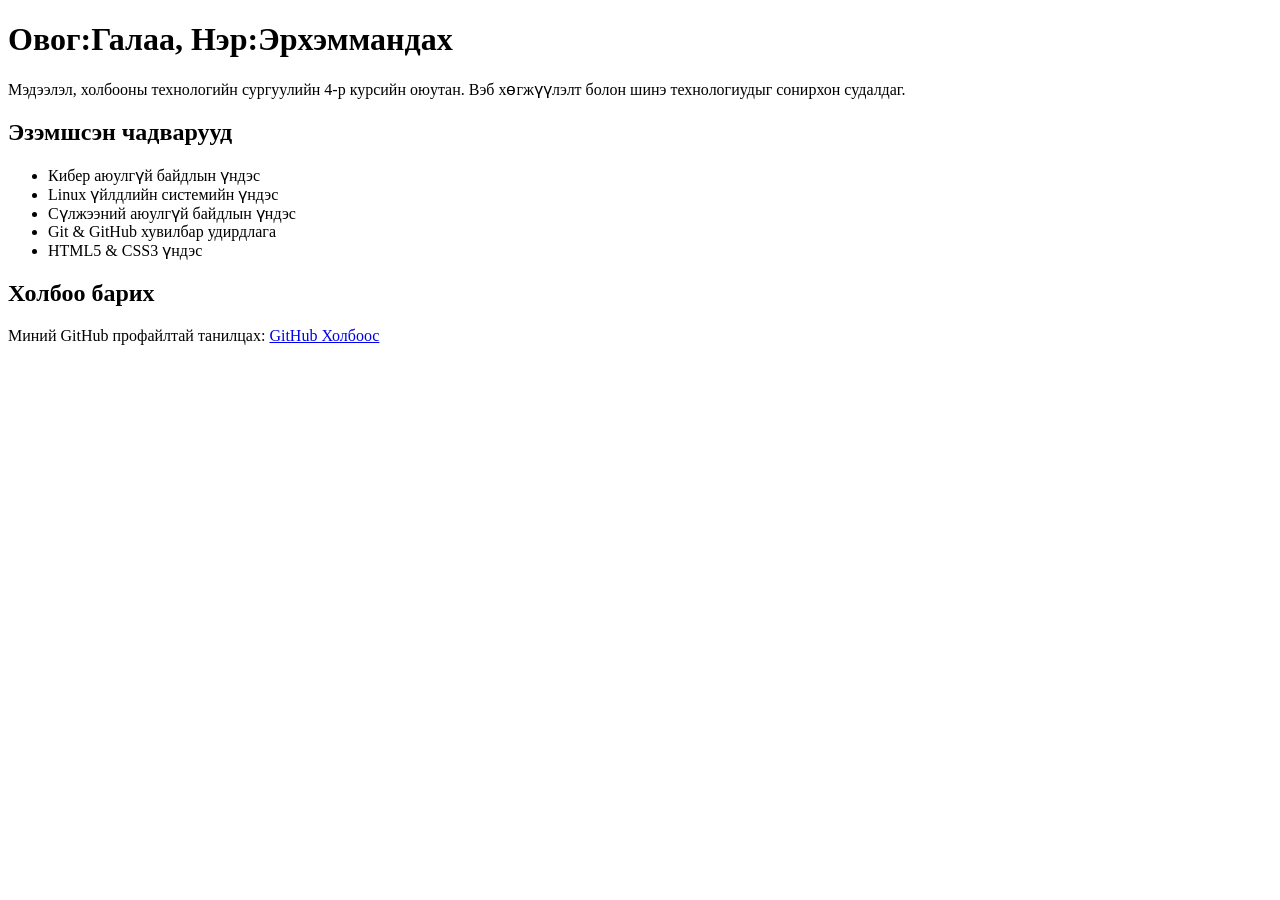
<file: index.html>
<!DOCTYPE html> 
<html lang="mn"> 
<head> 
    <meta charset="UTF-8"> 
    <meta name="viewport" content="width=device-width, initial-scale=1.0"> 
    <title>Миний Товч CV</title> 
</head> 
<body> 
    <!-- Үндсэн гарчиг --> 
    <h1>Овог:Галаа, Нэр:Эрхэммандах</h1> 
 
    <!-- Товч танилцуулга --> 
    <p>Мэдээлэл, холбооны технологийн сургуулийн 4-р курсийн оюутан. Вэб хөгжүүлэлт болон шинэ технологиудыг сонирхон судалдаг.</p> 
 
    <h2>Эзэмшсэн чадварууд</h2> 
    <!-- Жагсаалт -->
<ul>
    <li>Кибер аюулгүй байдлын үндэс</li>
    <li>Linux үйлдлийн системийн үндэс</li>
    <li>Сүлжээний аюулгүй байдлын үндэс</li>
    <li>Git & GitHub хувилбар удирдлага</li>
    <li>HTML5 & CSS3 үндэс</li>
</ul>
 
    <h2>Холбоо барих</h2> 
    <!-- Холбоос --> 
    <p>Миний GitHub профайлтай танилцах:  
        <a href="https://github.com/Erkhemmandakh/web-development-lab" target="_blank">GitHub Холбоос</a> 
    </p> 
</body> 
</html>
</file>
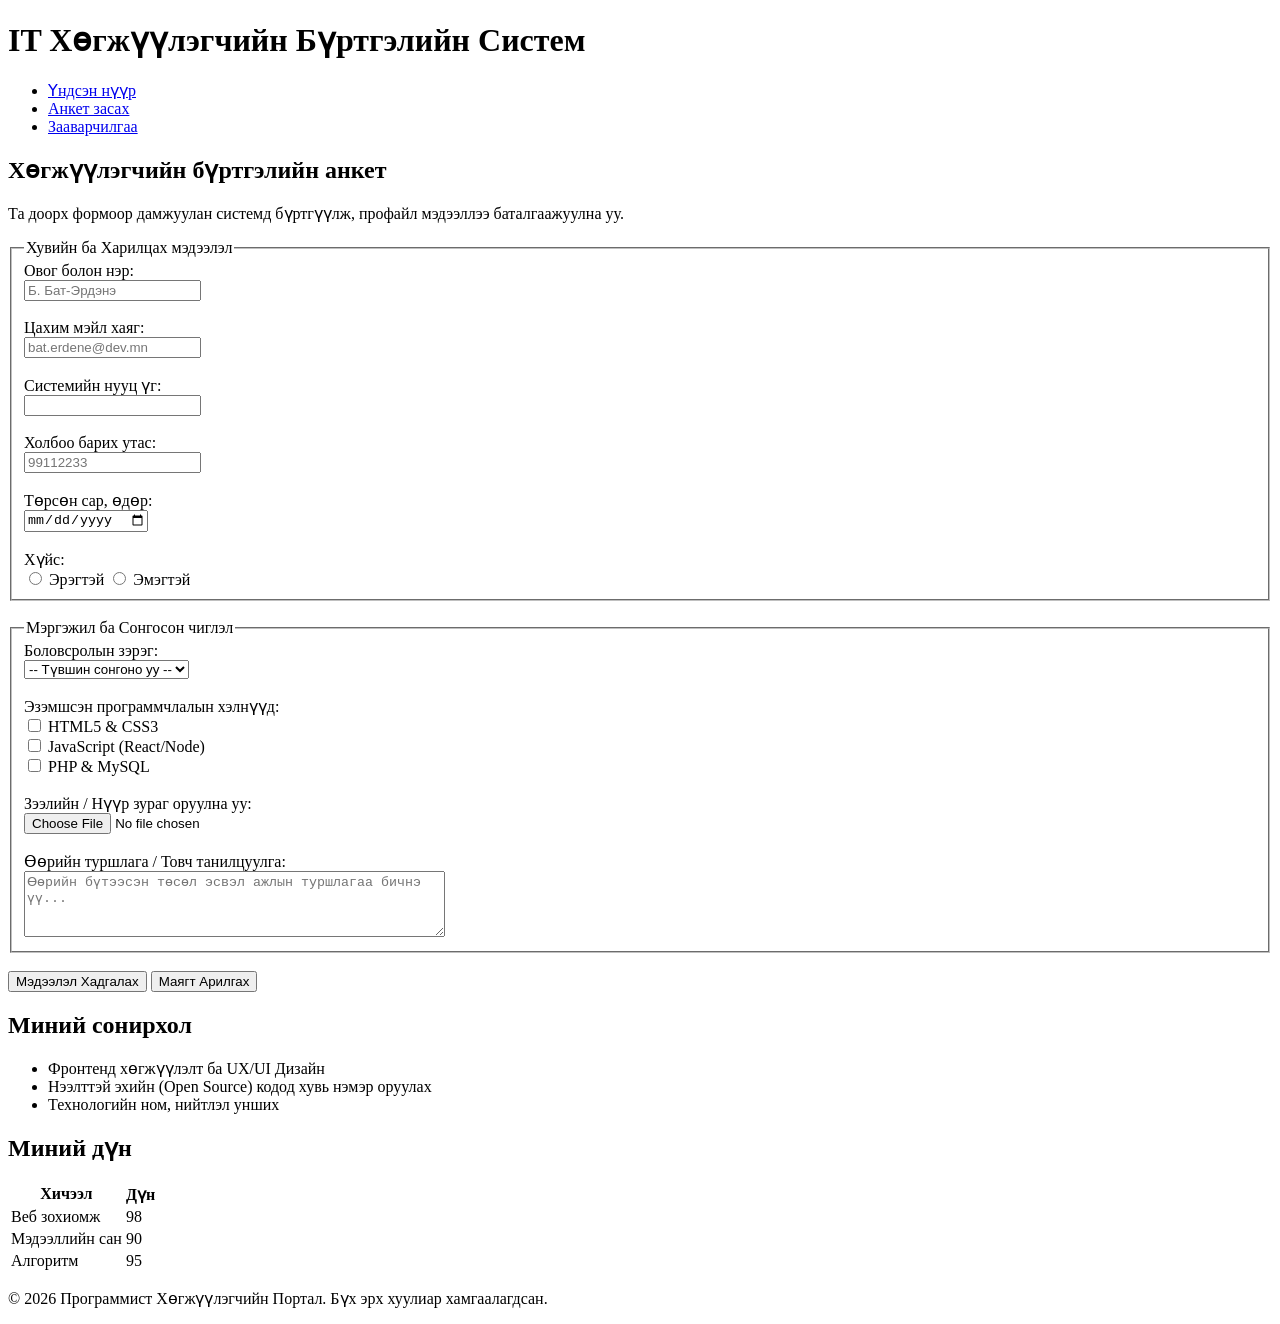
<file: lab02/lab02.html>
<!DOCTYPE html>
<html lang="mn">
<head>
    <meta charset="UTF-8">
    <meta name="viewport" content="width=device-width, initial-scale=1.0">
    <title>Лаборатори 02: Программистын Анкет</title>
</head>
<body>
    <!-- Вэбийн толгой хэсэг -->
    <header>
        <h1>IT Хөгжүүлэгчийн Бүртгэлийн Систем</h1>
        <!-- Навигацийн цэс -->
        <nav>
            <ul>
                <li><a href="../index.html">Үндсэн нүүр</a></li>
                <li><a href="#">Анкет засах</a></li>
                <li><a href="#">Зааварчилгаа</a></li>
            </ul>
        </nav>
    </header>

    <!-- Үндсэн контент -->
    <main>
        <article>
            <section>
                <h2>Хөгжүүлэгчийн бүртгэлийн анкет</h2>
                <p>Та доорх формоор дамжуулан системд бүртгүүлж, профайл мэдээллээ баталгаажуулна уу.</p>

                <!-- Форм хэсэг -->
                <form action="#" method="POST" enctype="multipart/form-data">
                    <!-- 1-р бүлэг: Хувийн ба Харилцах мэдээлэл -->
                    <fieldset>
                        <legend>Хувийн ба Харилцах мэдээлэл</legend>
                        
                        <label for="fullname">Овог болон нэр:</label><br>
                        <input type="text" id="fullname" name="fullname" placeholder="Б. Бат-Эрдэнэ" required minlength="2"><br><br>

                        <label for="email">Цахим мэйл хаяг:</label><br>
                        <input type="email" id="email" name="email" placeholder="bat.erdene@dev.mn" required><br><br>

                        <label for="password">Системийн нууц үг:</label><br>
                        <input type="password" id="password" name="password" required minlength="6"><br><br>

                        <label for="phone">Холбоо барих утас:</label><br>
                        <input type="tel" id="phone" name="phone" pattern="[0-9]{8}" placeholder="99112233" required><br><br>

                        <label for="dob">Төрсөн сар, өдөр:</label><br>
                        <input type="date" id="dob" name="dob" required><br><br>

                        <label>Хүйс:</label><br>
                        <input type="radio" id="male" name="gender" value="male">
                        <label for="male">Эрэгтэй</label>
                        <input type="radio" id="female" name="gender" value="female">
                        <label for="female">Эмэгтэй</label><br>
                    </fieldset>
                    <br>

                    <!-- 2-р бүлэг: Мэргэжил ба Технологийн ур чадвар -->
                    <fieldset>
                        <legend>Мэргэжил ба Сонгосон чиглэл</legend>

                        <label for="degree">Боловсролын зэрэг:</label><br>
                        <select id="degree" name="degree" required>
                            <option value="">-- Түвшин сонгоно уу --</option>
                            <option value="bachelor">Бакалавр</option>
                            <option value="master">Магистр</option>
                            <option value="doctor">Докторант</option>
                        </select><br><br>

                        <label>Эзэмшсэн программчлалын хэлнүүд:</label><br>
                        <input type="checkbox" id="html" name="skills" value="HTML">
                        <label for="html">HTML5 & CSS3</label><br>
                        <input type="checkbox" id="js" name="skills" value="JavaScript">
                        <label for="js">JavaScript (React/Node)</label><br>
                        <input type="checkbox" id="php" name="skills" value="PHP">
                        <label for="php">PHP & MySQL</label><br><br>

                        <label for="avatar">Зээлийн / Нүүр зураг оруулна уу:</label><br>
                        <input type="file" id="avatar" name="avatar" accept="image/*"><br><br>

                        <label for="bio">Өөрийн туршлага / Товч танилцуулга:</label><br>
                        <textarea id="bio" name="bio" rows="4" cols="50" placeholder="Өөрийн бүтээсэн төсөл эсвэл ажлын туршлагаа бичнэ үү..."></textarea><br>
                    </fieldset>
                    <br>

                    <!-- Илгээх ба Арилгах товчлуурууд -->
                    <button type="submit">Мэдээлэл Хадгалах</button>
                    <button type="reset">Маягт Арилгах</button>
                </form>
            </section>
        </article>

        <!-- Сонирхлын жагсаалт -->
        <section>
            <h2>Миний сонирхол</h2>
            <ul>
                <li>Фронтенд хөгжүүлэлт ба UX/UI Дизайн</li>
                <li>Нээлттэй эхийн (Open Source) кодод хувь нэмэр оруулах</li>
                <li>Технологийн ном, нийтлэл унших</li>
            </ul>
        </section>

        <!-- Дүнгийн хүснэгт -->
        <section>
            <h2>Миний дүн</h2>
            <table>
                <thead>
                    <tr>
                        <th>Хичээл</th>
                        <th>Дүн</th>
                    </tr>
                </thead>
                <tbody>
                    <tr>
                        <td>Веб зохиомж</td>
                        <td>98</td>
                    </tr>
                    <tr>
                        <td>Мэдээллийн сан</td>
                        <td>90</td>
                    </tr>
                    <tr>
                        <td>Алгоритм</td>
                        <td>95</td>
                    </tr>
                </tbody>
            </table>
        </section>
    </main>

    <!-- Хөл хэсэг -->
    <footer>
        <p>&copy; 2026 Программист Хөгжүүлэгчийн Портал. Бүх эрх хуулиар хамгаалагдсан.</p>
    </footer>
</body>
</html>
</file>
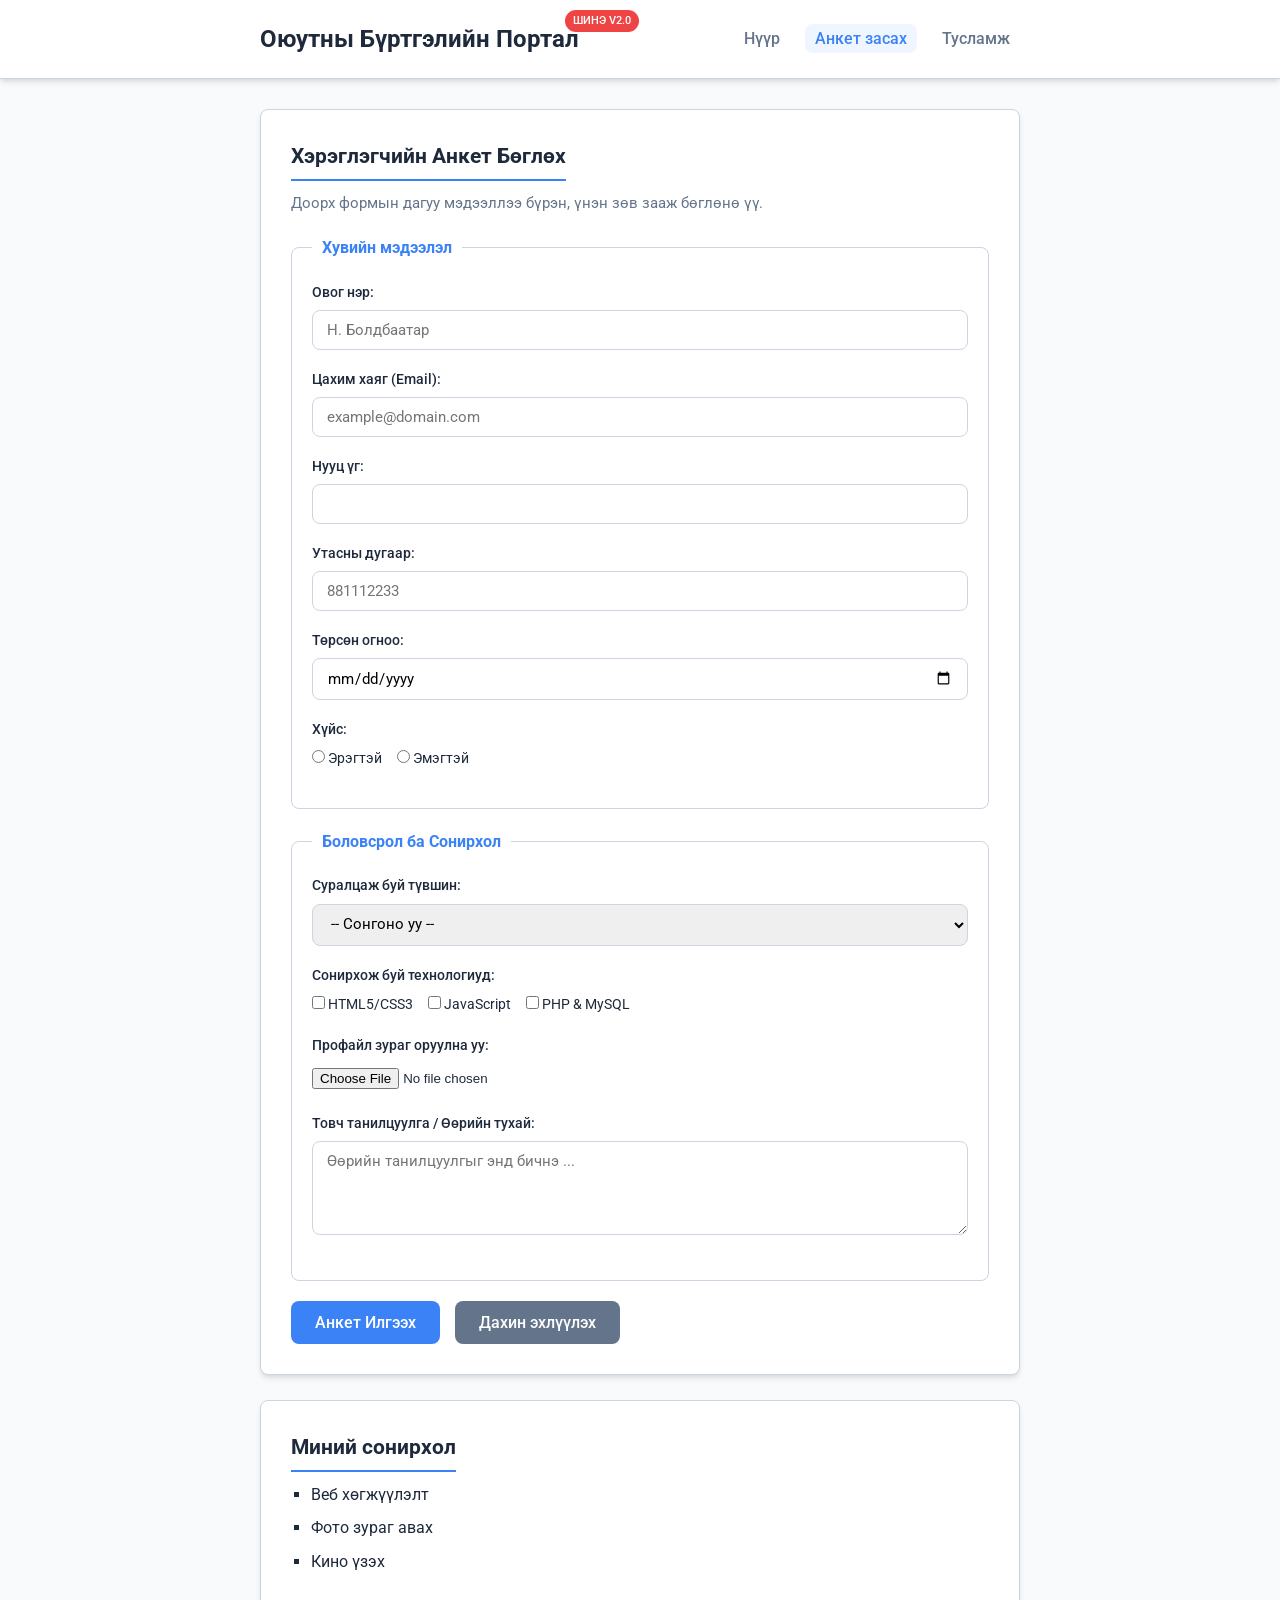
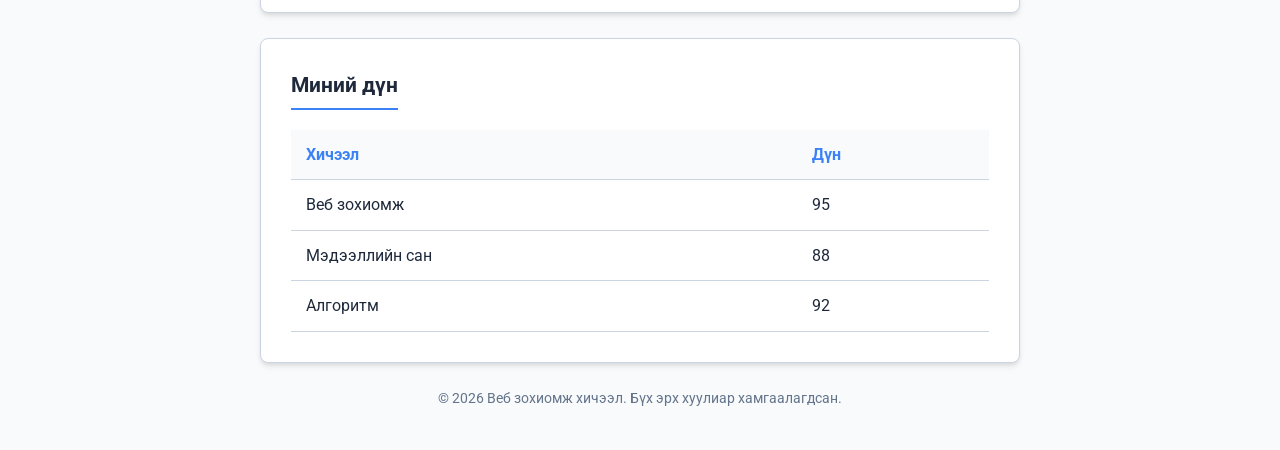
<file: lab3/lab3.html>
<!DOCTYPE html>
<html lang="mn">
<head>
    <meta charset="UTF-8">
    <meta name="viewport" content="width=device-width, initial-scale=1.0">
    <title>Лаборатори 03: HTML Формыг CSS-ээр загварчлах</title>
    <!-- Google Fonts холбох -->
    <link rel="preconnect" href="https://fonts.googleapis.com">
    <link rel="preconnect" href="https://fonts.gstatic.com" crossorigin>
    <link href="https://fonts.googleapis.com/css2?family=Roboto:wght@300;400;500;700&display=swap" rel="stylesheet">
    <!-- External CSS файл холбох -->
    <link rel="stylesheet" href="style.css">
</head>
<body>

    <!-- Вэбийн толгой хэсэг -->
    <header class="main-header">
        <div class="header-container">
            <h1 class="portal-title">
                Оюутны Бүртгэлийн Портал
                <!-- position: absolute ашигласан Badge -->
                <span class="badge">Шинэ v2.0</span>
            </h1>
            <nav class="main-nav">
                <ul class="nav-list">
                    <li><a href="../index.html" class="nav-link">Нүүр</a></li>
                    <li><a href="#" class="nav-link active">Анкет засах</a></li>
                    <li><a href="#" class="nav-link">Тусламж</a></li>
                </ul>
            </nav>
        </div>
    </header>

    <!-- Үндсэн контент -->
    <main class="main-content">
        <article class="form-card">
            <section class="section-container">
                <h2 class="section-title">Хэрэглэгчийн Анкет Бөглөх</h2>
                <p class="section-subtitle">Доорх формын дагуу мэдээллээ бүрэн, үнэн зөв зааж бөглөнө үү.</p>

                <!-- Форм хэсэг -->
                <form action="#" method="POST" enctype="multipart/form-data" class="registration-form">
                    
                    <!-- 1-р бүлэг: Хувийн мэдээлэл -->
                    <fieldset class="form-group">
                        <legend class="group-legend">Хувийн мэдээлэл</legend>
                        
                        <div class="input-wrapper">
                            <label for="fullname" class="form-label">Овог нэр:</label>
                            <input type="text" id="fullname" name="fullname" class="form-input" placeholder="Н. Болдбаатар" required minlength="2">
                        </div>

                        <div class="input-wrapper">
                            <label for="email" class="form-label">Цахим хаяг (Email):</label>
                            <input type="email" id="email" name="email" class="form-input" placeholder="example@domain.com" required>
                        </div>

                        <div class="input-wrapper tooltip-container">
                            <label for="password" class="form-label">Нууц үг:</label>
                            <input type="password" id="password" name="password" class="form-input" required minlength="6">
                            <!-- position: absolute ашигласан Tooltip -->
                            <span class="tooltip-text">Нууц үг хамгийн багадаа 6 тэмдэгт байх ёстой</span>
                        </div>

                        <div class="input-wrapper">
                            <label for="phone" class="form-label">Утасны дугаар:</label>
                            <input type="tel" id="phone" name="phone" class="form-input" pattern="[0-9]{8}" placeholder="881112233" required>
                        </div>

                        <div class="input-wrapper">
                            <label for="dob" class="form-label">Төрсөн огноо:</label>
                            <input type="date" id="dob" name="dob" class="form-input" required>
                        </div>

                        <div class="input-wrapper">
                            <label class="form-label">Хүйс:</label>
                            <div class="radio-group">
                                <label class="radio-label">
                                    <input type="radio" id="male" name="gender" value="male"> Эрэгтэй
                                </label>
                                <label class="radio-label">
                                    <input type="radio" id="female" name="gender" value="female"> Эмэгтэй
                                </label>
                            </div>
                        </div>
                    </fieldset>

                    <!-- 2-р бүлэг: Боловсрол ба Сонирхол -->
                    <fieldset class="form-group">
                        <legend class="group-legend">Боловсрол ба Сонирхол</legend>

                        <div class="input-wrapper">
                            <label for="degree" class="form-label">Суралцаж буй түвшин:</label>
                            <select id="degree" name="degree" class="form-select" required>
                                <option value="">-- Сонгоно уу --</option>
                                <option value="bachelor">Бакалавр</option>
                                <option value="master">Магистр</option>
                                <option value="doctor">Докторант</option>
                            </select>
                        </div>

                        <div class="input-wrapper">
                            <label class="form-label">Сонирхож буй технологиуд:</label>
                            <div class="checkbox-group">
                                <label class="checkbox-label"><input type="checkbox" id="html" name="skills" value="HTML"> HTML5/CSS3</label>
                                <label class="checkbox-label"><input type="checkbox" id="js" name="skills" value="JavaScript"> JavaScript</label>
                                <label class="checkbox-label"><input type="checkbox" id="php" name="skills" value="PHP"> PHP & MySQL</label>
                            </div>
                        </div>

                        <div class="input-wrapper">
                            <label for="avatar" class="form-label">Профайл зураг оруулна уу:</label>
                            <input type="file" id="avatar" name="avatar" class="form-file" accept="image/*">
                        </div>

                        <div class="input-wrapper">
                            <label for="bio" class="form-label">Товч танилцуулга / Өөрийн тухай:</label>
                            <textarea id="bio" name="bio" class="form-textarea" rows="4" placeholder="Өөрийн танилцуулгыг энд бичнэ ..."></textarea>
                        </div>
                    </fieldset>

                    <!-- Товчлуурууд -->
                    <div class="button-group">
                        <button type="submit" class="btn btn-primary">Анкет Илгээх</button>
                        <button type="reset" class="btn btn-secondary">Дахин эхлүүлэх</button>
                    </div>
                </form>
            </section>
        </article>

        <!-- Сонирхлын жагсаалт -->
        <section class="info-card">
            <h2 class="section-title">Миний сонирхол</h2>
            <ul class="interest-list">
                <li class="interest-item">Веб хөгжүүлэлт</li>
                <li class="interest-item">Фото зураг авах</li>
                <li class="interest-item">Кино үзэх</li>
            </ul>
        </section>

        <!-- Дүнгийн хүснэгт -->
        <section class="info-card">
            <h2 class="section-title">Миний дүн</h2>
            <table class="grades-table">
                <thead>
                    <tr>
                        <th>Хичээл</th>
                        <th>Дүн</th>
                    </tr>
                </thead>
                <tbody>
                    <tr>
                        <td>Веб зохиомж</td>
                        <td>95</td>
                    </tr>
                    <tr>
                        <td>Мэдээллийн сан</td>
                        <td>88</td>
                    </tr>
                    <tr>
                        <td>Алгоритм</td>
                        <td>92</td>
                    </tr>
                </tbody>
            </table>
        </section>
    </main>

    <!-- Хөл хэсэг -->
    <footer class="main-footer">
        <p>&copy; 2026 Веб зохиомж хичээл. Бүх эрх хуулиар хамгаалагдсан.</p>
    </footer>

</body>
</html>
</file>
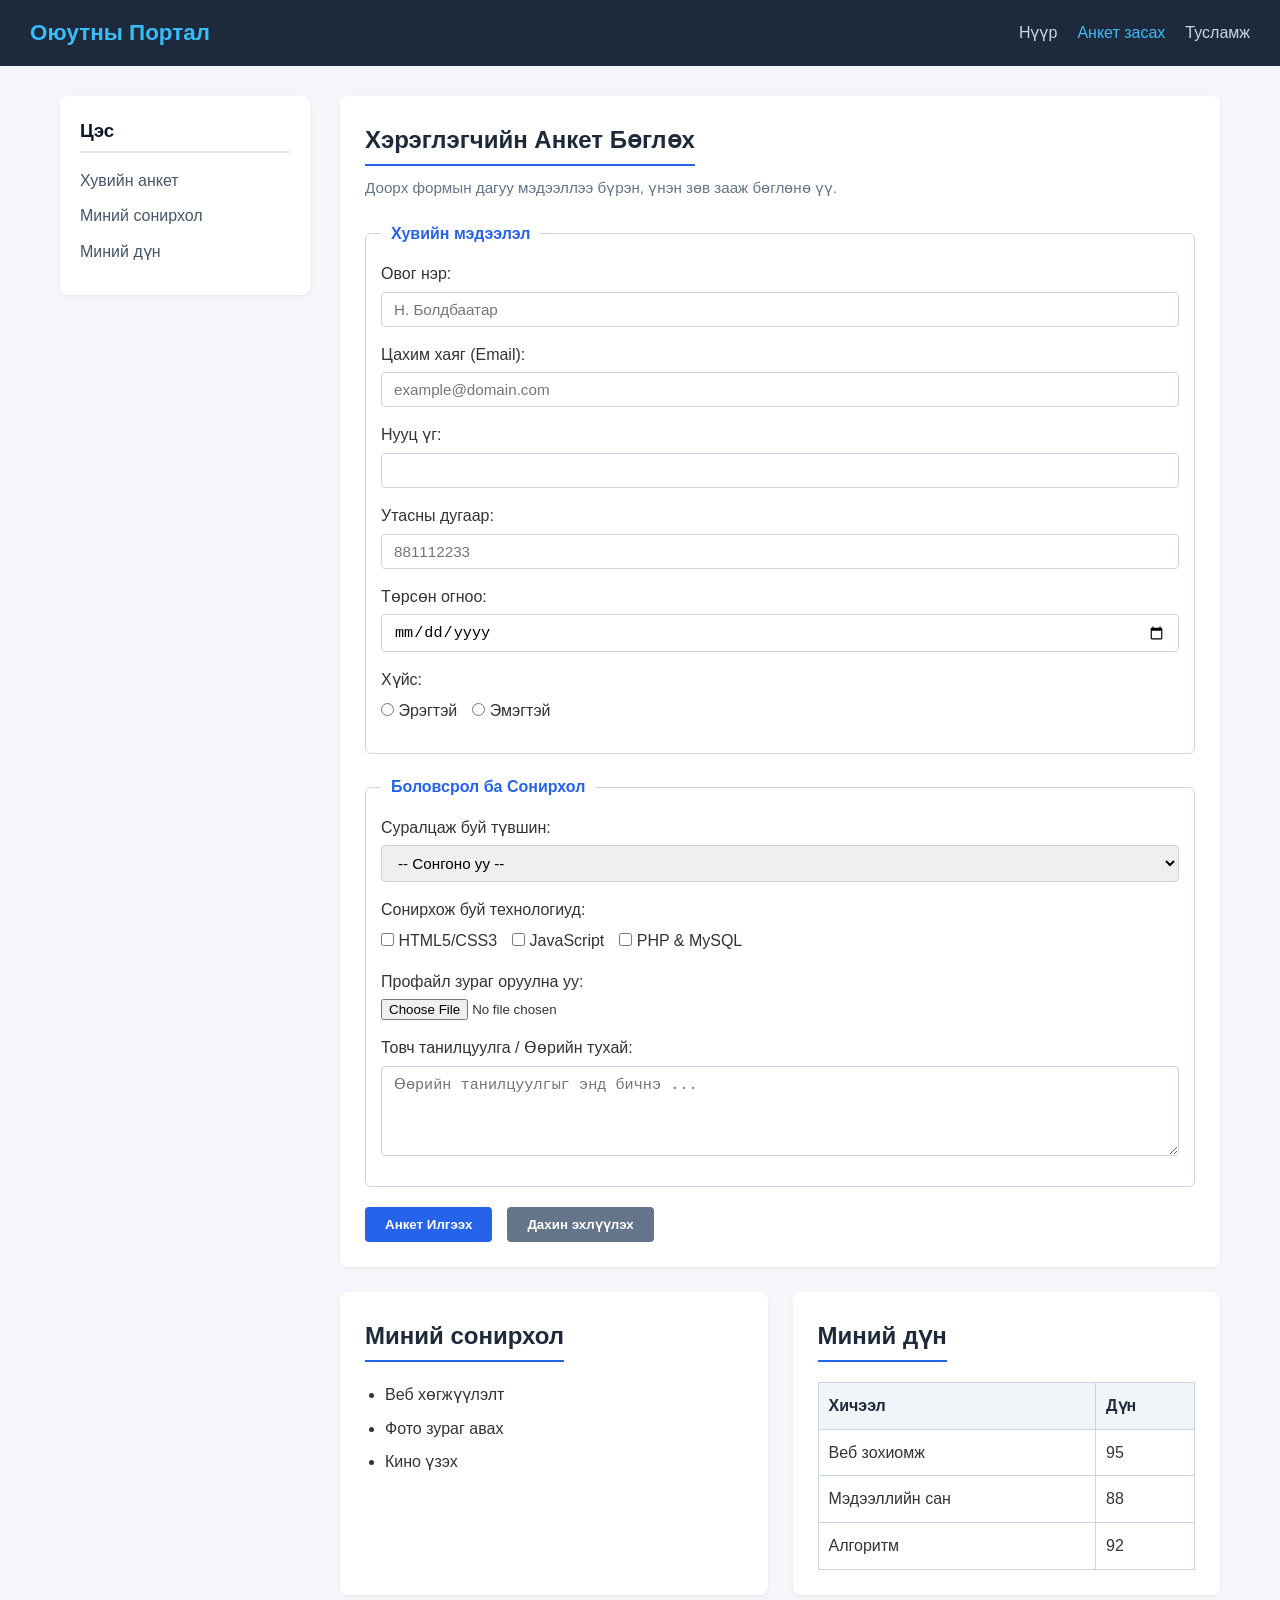
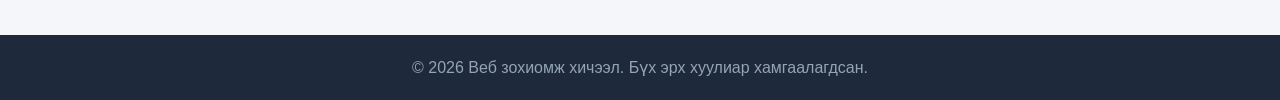
<file: lab4/lab4.html>
<!DOCTYPE html>
<html lang="mn">
<head>
    <meta charset="UTF-8">
    <meta name="viewport" content="width=device-width, initial-scale=1.0">
    <title>Лаборатори 04: Хэрэглэгчийн Анкет (Flexbox & Grid)</title>
    <link rel="stylesheet" href="style.css">
</head>
<body>

    <header class="header">
        <div class="logo">Оюутны Портал</div>
        <nav class="navbar">
            <ul class="nav-menu">
                <li><a href="../index.html" class="nav-link">Нүүр</a></li>
                <li><a href="#" class="nav-link active">Анкет засах</a></li>
                <li><a href="#" class="nav-link">Тусламж</a></li>
            </ul>
        </nav>
    </header>

    <div class="container">
        
        <aside class="sidebar">
            <h3>Цэс</h3>
            <ul class="sidebar-menu">
                <li><a href="#form-section">Хувийн анкет</a></li>
                <li><a href="#interests-section">Миний сонирхол</a></li>
                <li><a href="#grades-section">Миний дүн</a></li>
            </ul>
        </aside>

        <main class="main-content">
            
            <section id="form-section" class="card-section">
                <h2>Хэрэглэгчийн Анкет Бөглөх</h2>
                <p class="subtitle">Доорх формын дагуу мэдээллээ бүрэн, үнэн зөв зааж бөглөнө үү.</p>

                <form action="#" method="POST" enctype="multipart/form-data" class="registration-form">
                    
                    <fieldset class="form-group">
                        <legend>Хувийн мэдээлэл</legend>
                        
                        <div class="form-row">
                            <label for="fullname">Овог нэр:</label>
                            <input type="text" id="fullname" name="fullname" placeholder="Н. Болдбаатар" required minlength="2">
                        </div>

                        <div class="form-row">
                            <label for="email">Цахим хаяг (Email):</label>
                            <input type="email" id="email" name="email" placeholder="example@domain.com" required>
                        </div>

                        <div class="form-row">
                            <label for="password">Нууц үг:</label>
                            <input type="password" id="password" name="password" required minlength="6">
                        </div>

                        <div class="form-row">
                            <label for="phone">Утасны дугаар:</label>
                            <input type="tel" id="phone" name="phone" pattern="[0-9]{8}" placeholder="881112233" required>
                        </div>

                        <div class="form-row">
                            <label for="dob">Төрсөн огноо:</label>
                            <input type="date" id="dob" name="dob" required>
                        </div>

                        <div class="form-row">
                            <label>Хүйс:</label>
                            <div class="radio-options">
                                <label><input type="radio" id="male" name="gender" value="male"> Эрэгтэй</label>
                                <label><input type="radio" id="female" name="gender" value="female"> Эмэгтэй</label>
                            </div>
                        </div>
                    </fieldset>

                    <fieldset class="form-group">
                        <legend>Боловсрол ба Сонирхол</legend>

                        <div class="form-row">
                            <label for="degree">Суралцаж буй түвшин:</label>
                            <select id="degree" name="degree" required>
                                <option value="">-- Сонгоно уу --</option>
                                <option value="bachelor">Бакалавр</option>
                                <option value="master">Магистр</option>
                                <option value="doctor">Докторант</option>
                            </select>
                        </div>

                        <div class="form-row">
                            <label>Сонирхож буй технологиуд:</label>
                            <div class="checkbox-options">
                                <label><input type="checkbox" id="html" name="skills" value="HTML"> HTML5/CSS3</label>
                                <label><input type="checkbox" id="js" name="skills" value="JavaScript"> JavaScript</label>
                                <label><input type="checkbox" id="php" name="skills" value="PHP"> PHP & MySQL</label>
                            </div>
                        </div>

                        <div class="form-row">
                            <label for="avatar">Профайл зураг оруулна уу:</label>
                            <input type="file" id="avatar" name="avatar" accept="image/*">
                        </div>

                        <div class="form-row">
                            <label for="bio">Товч танилцуулга / Өөрийн тухай:</label>
                            <textarea id="bio" name="bio" rows="4" placeholder="Өөрийн танилцуулгыг энд бичнэ ..."></textarea>
                        </div>
                    </fieldset>

                    <div class="button-row">
                        <button type="submit" class="btn btn-submit">Анкет Илгээх</button>
                        <button type="reset" class="btn btn-reset">Дахин эхлүүлэх</button>
                    </div>
                </form>
            </section>

            <div class="bottom-grid">
                
                <section id="interests-section" class="card-section">
                    <h2>Миний сонирхол</h2>
                    <ul class="interest-list">
                        <li>Веб хөгжүүлэлт</li>
                        <li>Фото зураг авах</li>
                        <li>Кино үзэх</li>
                    </ul>
                </section>

                <section id="grades-section" class="card-section">
                    <h2>Миний дүн</h2>
                    <table class="grades-table">
                        <thead>
                            <tr>
                                <th>Хичээл</th>
                                <th>Дүн</th>
                            </tr>
                        </thead>
                        <tbody>
                            <tr>
                                <td>Веб зохиомж</td>
                                <td>95</td>
                            </tr>
                            <tr>
                                <td>Мэдээллийн сан</td>
                                <td>88</td>
                            </tr>
                            <tr>
                                <td>Алгоритм</td>
                                <td>92</td>
                            </tr>
                        </tbody>
                    </table>
                </section>

            </div>

        </main>

    </div>

    <footer class="footer">
        <p>&copy; 2026 Веб зохиомж хичээл. Бүх эрх хуулиар хамгаалагдсан.</p>
    </footer>

</body>
</html>
</file>
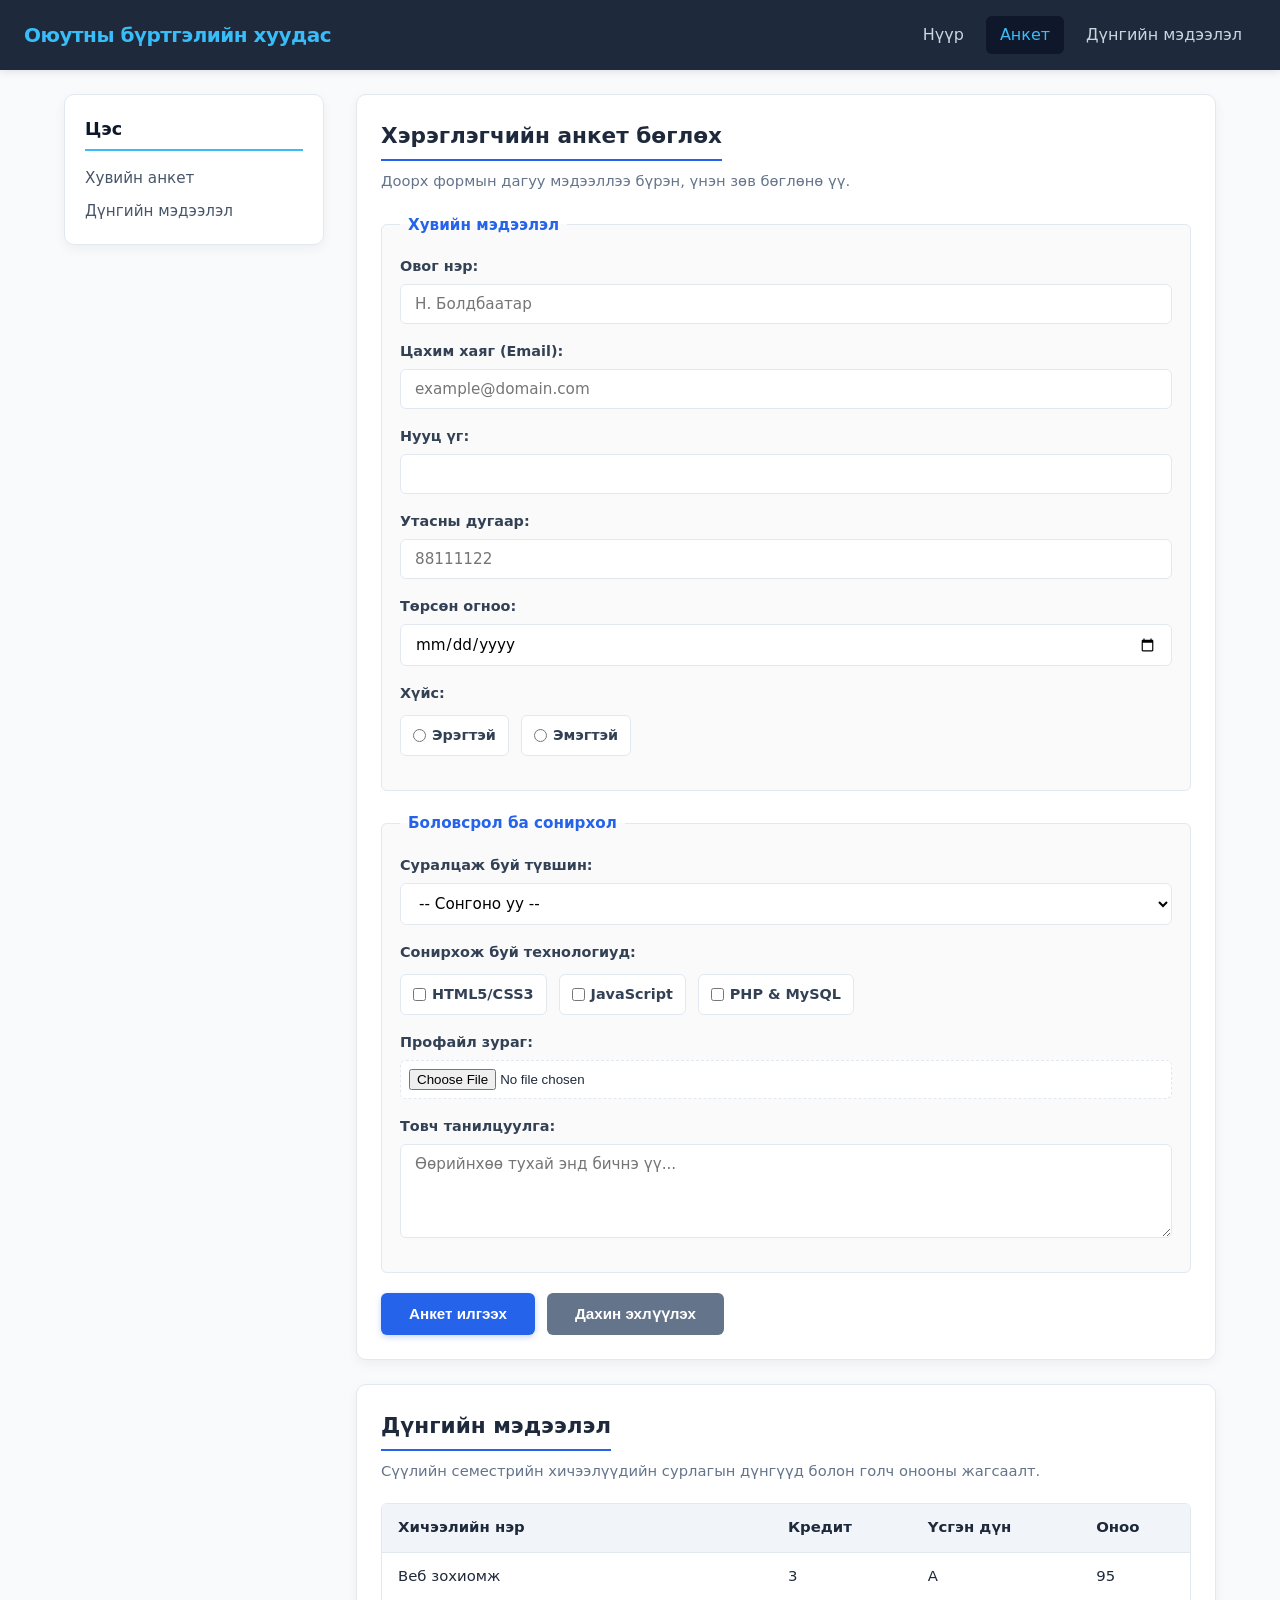
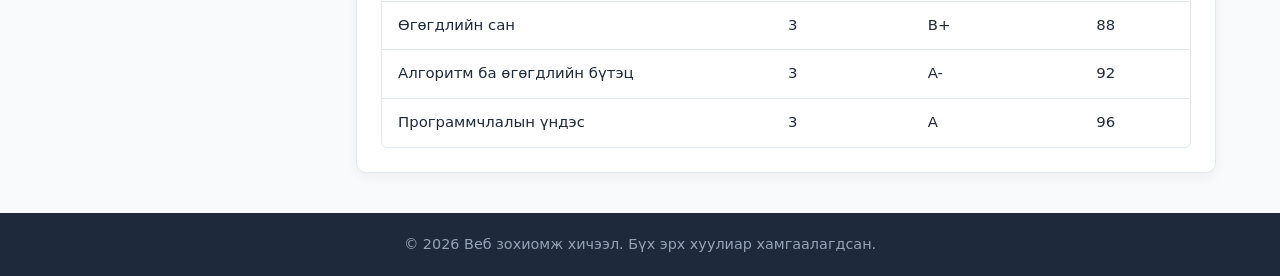
<file: lab5/lab5.html>
<!DOCTYPE html>
<html lang="mn">
<head>
    <meta charset="UTF-8">
    <meta name="viewport" content="width=device-width, initial-scale=1.0">
    <title>Лаборатори 05: Responsive вэб хуудас</title>
    <link rel="stylesheet" href="style.css">
</head>
<body>
    <header class="header">
        <div class="logo">Оюутны бүртгэлийн хуудас</div>

        <nav class="navbar" aria-label="Үндсэн цэс">
            <input type="checkbox" id="menu-toggle" class="menu-toggle">
            <label for="menu-toggle" class="hamburger" aria-label="Цэс нээх">&#9776;</label>

            <ul class="nav-menu">
                <li><a href="../index.html" class="nav-link">Нүүр</a></li>
                <li><a href="#form-section" class="nav-link active">Анкет</a></li>
                <li><a href="#grades-section" class="nav-link">Дүнгийн мэдээлэл</a></li>
            </ul>
        </nav>
    </header>

    <div class="container">
        <aside class="sidebar">
            <h3>Цэс</h3>
            <ul class="sidebar-menu">
                <li><a href="#form-section">Хувийн анкет</a></li>
                <li><a href="#grades-section">Дүнгийн мэдээлэл</a></li>
            </ul>
        </aside>

        <main class="main-content">
            <section id="form-section" class="card-section">
                <h2>Хэрэглэгчийн анкет бөглөх</h2>
                <p class="subtitle">Доорх формын дагуу мэдээллээ бүрэн, үнэн зөв бөглөнө үү.</p>

                <form action="#" method="POST" enctype="multipart/form-data" class="registration-form">

                    <fieldset class="form-group">
                        <legend>Хувийн мэдээлэл</legend>

                        <div class="form-row">
                            <label for="fullname">Овог нэр:</label>
                            <input type="text" id="fullname" name="fullname" placeholder="Н. Болдбаатар" required minlength="2">
                        </div>

                        <div class="form-row">
                            <label for="email">Цахим хаяг (Email):</label>
                            <input type="email" id="email" name="email" placeholder="example@domain.com" required>
                        </div>

                        <div class="form-row">
                            <label for="password">Нууц үг:</label>
                            <input type="password" id="password" name="password" required minlength="6">
                        </div>

                        <div class="form-row">
                            <label for="phone">Утасны дугаар:</label>
                            <input type="tel" id="phone" name="phone" pattern="[0-9]{8}" placeholder="88111122" required>
                        </div>

                        <div class="form-row">
                            <label for="dob">Төрсөн огноо:</label>
                            <input type="date" id="dob" name="dob" required>
                        </div>

                        <div class="form-row">
                            <span class="field-label">Хүйс:</span>
                            <div class="radio-options">
                                <label><input type="radio" name="gender" value="male"> Эрэгтэй</label>
                                <label><input type="radio" name="gender" value="female"> Эмэгтэй</label>
                            </div>
                        </div>
                    </fieldset>

                    <fieldset class="form-group">
                        <legend>Боловсрол ба сонирхол</legend>

                        <div class="form-row">
                            <label for="degree">Суралцаж буй түвшин:</label>
                            <select id="degree" name="degree" required>
                                <option value="">-- Сонгоно уу --</option>
                                <option value="bachelor">Бакалавр</option>
                                <option value="master">Магистр</option>
                                <option value="doctor">Докторант</option>
                            </select>
                        </div>

                        <div class="form-row">
                            <span class="field-label">Сонирхож буй технологиуд:</span>
                            <div class="checkbox-options">
                                <label><input type="checkbox" name="skills" value="HTML"> HTML5/CSS3</label>
                                <label><input type="checkbox" name="skills" value="JavaScript"> JavaScript</label>
                                <label><input type="checkbox" name="skills" value="PHP"> PHP &amp; MySQL</label>
                            </div>
                        </div>

                        <div class="form-row">
                            <label for="avatar">Профайл зураг:</label>
                            <input type="file" id="avatar" name="avatar" accept="image/*">
                        </div>

                        <div class="form-row">
                            <label for="bio">Товч танилцуулга:</label>
                            <textarea id="bio" name="bio" rows="4" placeholder="Өөрийнхөө тухай энд бичнэ үү..."></textarea>
                        </div>
                    </fieldset>

                    <div class="button-row">
                        <button type="submit" class="btn btn-submit">Анкет илгээх</button>
                        <button type="reset" class="btn btn-reset">Дахин эхлүүлэх</button>
                    </div>
                </form>
            </section>

            <section id="grades-section" class="card-section">
                <h2>Дүнгийн мэдээлэл</h2>
                <p class="subtitle">Сүүлийн семестрийн хичээлүүдийн сурлагын дүнгүүд болон голч онооны жагсаалт.</p>
                <div class="table-wrapper">
                    <table class="grades-table">
                        <thead>
                            <tr>
                                <th>Хичээлийн нэр</th>
                                <th>Кредит</th>
                                <th>Үсгэн дүн</th>
                                <th>Оноо</th>
                            </tr>
                        </thead>
                        <tbody>
                            <tr>
                                <td>Веб зохиомж</td>
                                <td>3</td>
                                <td>A</td>
                                <td>95</td>
                            </tr>
                            <tr>
                                <td>Өгөгдлийн сан</td>
                                <td>3</td>
                                <td>B+</td>
                                <td>88</td>
                            </tr>
                            <tr>
                                <td>Алгоритм ба өгөгдлийн бүтэц</td>
                                <td>3</td>
                                <td>A-</td>
                                <td>92</td>
                            </tr>
                            <tr>
                                <td>Программчлалын үндэс</td>
                                <td>3</td>
                                <td>A</td>
                                <td>96</td>
                            </tr>
                        </tbody>
                    </table>
                </div>
            </section>
        </main>
    </div>

    <footer class="footer">
        <p>&copy; 2026 Веб зохиомж хичээл. Бүх эрх хуулиар хамгаалагдсан.</p>
    </footer>

</body>
</html>
</file>
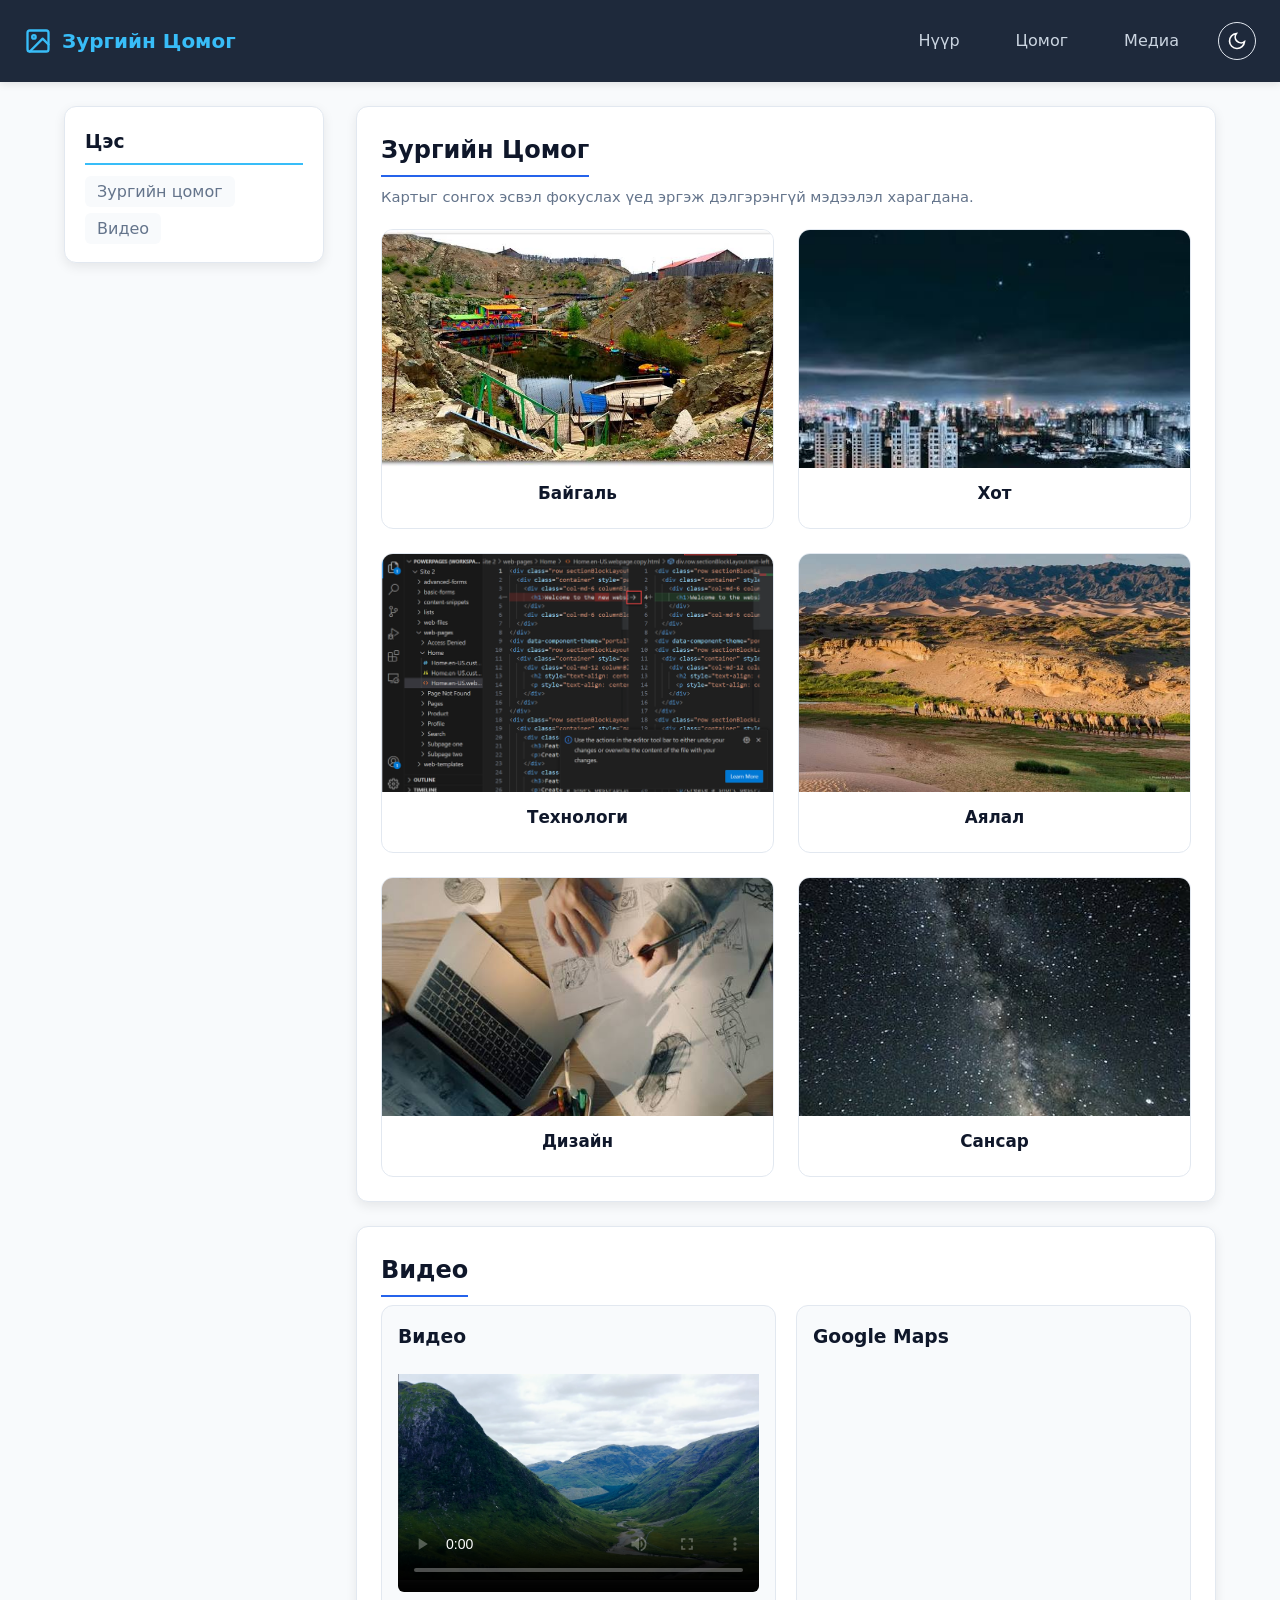
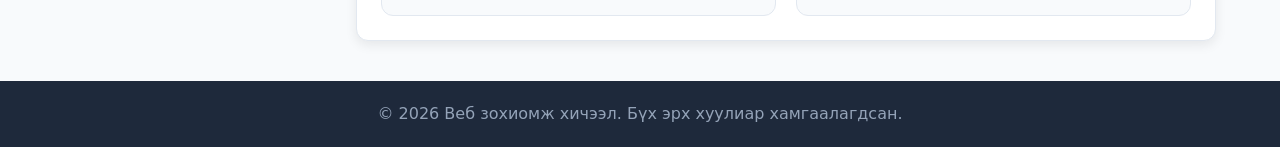
<file: lab6/lab6.html>
<!DOCTYPE html>
<html lang="mn">
<head>
    <meta charset="UTF-8">
    <meta name="viewport" content="width=device-width, initial-scale=1.0">
    <title>Лаборатори 06: Зургийн Цомог Портал</title>
    <link rel="stylesheet" href="style.css">
</head>
<body>

    <!-- Loader -->
    <div id="loader" class="loader-wrapper" aria-label="Ачаалж байна...">
        <div class="spinner"></div>
    </div>

    <!-- Header & Navigation -->
    <header class="header">
        <div class="logo">
            <svg class="logo-svg" viewBox="0 0 24 24" width="28" height="28" fill="none" stroke="currentColor" stroke-width="2" stroke-linecap="round" stroke-linejoin="round" aria-hidden="true">
                <rect x="3" y="3" width="18" height="18" rx="2" ry="2"></rect>
                <circle cx="8.5" cy="8.5" r="1.5"></circle>
                <polyline points="21 15 16 10 5 21"></polyline>
            </svg>
            <span>Зургийн Цомог</span>
        </div>

        <nav class="navbar" aria-label="Үндсэн цэс">
            <input type="checkbox" id="menu-toggle" class="menu-toggle">
            <label for="menu-toggle" class="hamburger" aria-label="Цэс нээх">&#9776;</label>

            <ul class="nav-menu">
                <li><a href="../index.html" class="nav-link">Нүүр</a></li>
                <li><a href="#gallery-section" class="nav-link active">Цомог</a></li>
                <li><a href="#media-section" class="nav-link">Медиа</a></li>
            </ul>

            <button id="theme-toggle" class="btn-theme" aria-label="Dark mode">
                <svg class="icon-sun" viewBox="0 0 24 24" width="20" height="20" fill="none" stroke="currentColor" stroke-width="2"><circle cx="12" cy="12" r="5"></circle><line x1="12" y1="1" x2="12" y2="3"></line><line x1="12" y1="21" x2="12" y2="23"></line><line x1="4.22" y1="4.22" x2="5.64" y2="5.64"></line><line x1="18.36" y1="18.36" x2="19.78" y2="19.78"></line><line x1="1" y1="12" x2="3" y2="12"></line><line x1="21" y1="12" x2="23" y2="12"></line><line x1="4.22" y1="19.78" x2="5.64" y2="18.36"></line><line x1="18.36" y1="5.64" x2="19.78" y2="4.22"></line></svg>
                <svg class="icon-moon" viewBox="0 0 24 24" width="20" height="20" fill="none" stroke="currentColor" stroke-width="2"><path d="M21 12.79A9 9 0 1 1 11.21 3 7 7 0 0 0 21 12.79z"></path></svg>
            </button>
        </nav>
    </header>

    <div class="container">
        
        <aside class="sidebar">
            <h3>Цэс</h3>
            <ul class="sidebar-menu">
                <li><a href="#gallery-section">Зургийн цомог</a></li>
                <li><a href="#media-section">Видео</a></li>
            </ul>
        </aside>

        <main class="main-content">

            <!-- Зургийн Цомог Section -->
            <section id="gallery-section" class="card-section">
                <h2>Зургийн Цомог</h2>
                <p class="subtitle">Картыг сонгох эсвэл фокуслах үед эргэж дэлгэрэнгүй мэдээлэл харагдана.</p>
                
                <div class="gallery-grid">
                    
                    <div class="flip-card" tabindex="0" style="--i: 1">
                        <div class="flip-card-inner">
                            <div class="flip-card-front">
                                <img src="img/photo1.jpg" alt="Байгалийн үзэмж" loading="lazy">
                                <h3>Байгаль</h3>
                            </div>
                            <div class="flip-card-back">
                                <h3>Дэлгэрэнгүй Мэдээлэл</h3>
                                <p class="card-info"><strong>Нэр:</strong> Уулын нуур</p>
                                <p class="card-info"><strong>Огноо:</strong> 2026-05-10</p>
                                <p class="card-info"><strong>Газар:</strong> Архангай аймаг</p>
                                <button class="btn-flip-back">Буцах</button>
                            </div>
                        </div>
                    </div>

                    <div class="flip-card" tabindex="0" style="--i: 2">
                        <div class="flip-card-inner">
                            <div class="flip-card-front">
                                <img src="img/photo2.jpg" alt="Хотын шөнийн харагдац" loading="lazy">
                                <h3>Хот </h3>
                            </div>
                            <div class="flip-card-back">
                                <h3>Дэлгэрэнгүй Мэдээлэл</h3>
                                <p class="card-info"><strong>Нэр:</strong> Шөнийн хот</p>
                                <p class="card-info"><strong>Огноо:</strong> 2026-06-15</p>
                                <p class="card-info"><strong>Газар:</strong> Улаанбаатар</p>
                                <button class="btn-flip-back">Буцах</button>
                            </div>
                        </div>
                    </div>

                    <div class="flip-card" tabindex="0" style="--i: 3">
                        <div class="flip-card-inner">
                            <div class="flip-card-front">
                                <img src="img/photo3.jpg" alt="Технологийн орчин" loading="lazy">
                                <h3>Технологи</h3>
                            </div>
                            <div class="flip-card-back">
                                <h3>Дэлгэрэнгүй Мэдээлэл</h3>
                                <p class="card-info"><strong>Нэр:</strong> Кодчиллын орчин</p>
                                <p class="card-info"><strong>Огноо:</strong> 2026-07-20</p>
                                <p class="card-info"><strong>Газар:</strong> Вэб Лаборатори</p>
                                <button class="btn-flip-back">Буцах</button>
                            </div>
                        </div>
                    </div>

                    <div class="flip-card" tabindex="0" style="--i: 4">
                        <div class="flip-card-inner">
                            <div class="flip-card-front">
                                <img src="img/photo4.jpg" alt="Аяллын зам" loading="lazy">
                                <h3>Аялал</h3>
                            </div>
                            <div class="flip-card-back">
                                <h3>Дэлгэрэнгүй Мэдээлэл</h3>
                                <p class="card-info"><strong>Нэр:</strong> Замын аялал</p>
                                <p class="card-info"><strong>Огноо:</strong> 2026-08-05</p>
                                <p class="card-info"><strong>Газар:</strong> Өмнөговь аймаг</p>
                                <button class="btn-flip-back">Буцах</button>
                            </div>
                        </div>
                    </div>

                    <div class="flip-card" tabindex="0" style="--i: 5">
                        <div class="flip-card-inner">
                            <div class="flip-card-front">
                                <img src="img/photo5.jpg" alt="Дизайн болон урлаг" loading="lazy">
                                <h3>Дизайн</h3>
                            </div>
                            <div class="flip-card-back">
                                <h3>Дэлгэрэнгүй Мэдээлэл</h3>
                                <p class="card-info"><strong>Нэр:</strong> График дизайн</p>
                                <p class="card-info"><strong>Огноо:</strong> 2026-09-12</p>
                                <p class="card-info"><strong>Газар:</strong> Студи</p>
                                <button class="btn-flip-back">Буцах</button>
                            </div>
                        </div>
                    </div>

                    <div class="flip-card" tabindex="0" style="--i: 6">
                        <div class="flip-card-inner">
                            <div class="flip-card-front">
                                <img src="img/photo6.jpg" alt="Сансар ба одод" loading="lazy">
                                <h3>Сансар</h3>
                            </div>
                            <div class="flip-card-back">
                                <h3>Дэлгэрэнгүй Мэдээлэл</h3>
                                <p class="card-info"><strong>Нэр:</strong> Одот тэнгэр</p>
                                <p class="card-info"><strong>Огноо:</strong> 2026-10-01</p>
                                <p class="card-info"><strong>Газар:</strong> Обсерватори</p>
                                <button class="btn-flip-back">Буцах</button>
                            </div>
                        </div>
                    </div>

                </div>
            </section>

            <!-- Мультимедиа Section -->
            <section id="media-section" class="card-section">
                <h2>Видео</h2>
                
                <div class="media-grid">
                    <div class="media-card">
                        <h3>Видео</h3>
                        <video controls poster="img/photo7.jpg" preload="metadata">
                            <source src="video/clip.mp4" type="video/mp4">
                        </video>
                    </div>

                    <div class="media-card">
                        <h3>Google Maps</h3>
                        <iframe 
                            src="https://www.google.com/maps/embed?pb=!1m18!1m12!1m3!1d2673.823485892305!2d106.9152!3d47.9184!2m3!1f0!2f0!3f0!3m2!1i1024!2i768!4f13.1!3m3!1m2!1s0x0%3A0x0!2zNDfCsDU1JzA2LjIiTiAxMDbCsDU0JzU0LjcyRSE1ZTBiMDFmYmE1!5e0!3m2!1smn!2smn!4v1600000000000!5m2!1smn!2smn" 
                            title="Газрын зураг"
                            allowfullscreen="" 
                            loading="lazy">
                        </iframe>
                    </div>
                </div>
            </section>

        </main>
    </div>

    <footer class="footer">
        <p>&copy; 2026 Веб зохиомж хичээл. Бүх эрх хуулиар хамгаалагдсан.</p>
    </footer>

    <script src="script.js"></script>
</body>
</html>
</file>
<file: lab3/style.css>
/* ==========================================================================
   1. ҮНДСЭН ТОХИРГОО ЖИШИГ ӨНГӨ, ФОНТ (Google Fonts)
   ========================================================================== */
:root {
    --primary-color: #3b82f6;      /* Үндсэн цэнхэр өнгө */
    --primary-hover: #2563eb;      /* Товчлуурын hover өнгө */
    --secondary-color: #64748b;    /* Вторник саарал өнгө */
    --secondary-hover: #475569;
    --bg-color: #f8fafc;           /* Дэвсгэр өнгө */
    --card-bg: #ffffff;            /* Карт / Формын дэвсгэр өнгө */
    --text-color: #1e293b;          /* Үндсэн текстийн өнгө */
    --text-muted: #64748b;         /* Туслах текстийн өнгө */
    --border-color: #cbd5e1;       /* Хүрээний өнгө */
    --accent-color: #ef4444;       /* Badge / Онцлох өнгө */
    
    --font-main: 'Roboto', sans-serif;
    --border-radius: 8px;
    --box-shadow: 0 4px 6px -1px rgba(0, 0, 0, 0.1), 0 2px 4px -1px rgba(0, 0, 0, 0.06);
}

/* Бүх элементийн Box-Sizing тохируулга */
* {
    box-sizing: border-box;
    margin: 0;
    padding: 0;
}

body {
    font-family: var(--font-main);
    background-color: var(--bg-color);
    color: var(--text-color);
    line-height: 1.6;
    padding-bottom: 40px;
}

/* ==========================================================================
   2. HEADER & NAVIGATION ZAGVAR
   ========================================================================== */
.main-header {
    background-color: var(--card-bg);
    border-bottom: 1px solid var(--border-color);
    padding: 20px 0;
    margin-bottom: 30px;
    box-shadow: var(--box-shadow);
}

.header-container {
    max-width: 800px;
    margin: 0 auto;
    padding: 0 20px;
    display: flex;
    justify-content: space-between;
    align-items: center;
    flex-wrap: wrap;
}

/* Position: relative/absolute ашигласан Badge */
.portal-title {
    font-size: 1.5rem;
    font-weight: 700;
    position: relative; /* Badge байрлуулах эцэг элемент */
    display: inline-block;
}

.badge {
    position: absolute;
    top: -10px;
    right: -60px;
    background-color: var(--accent-color);
    color: white;
    font-size: 0.7rem;
    padding: 2px 8px;
    border-radius: 12px;
    font-weight: 500;
    text-transform: uppercase;
}

.nav-list {
    list-style: none;
    display: flex;
    gap: 15px;
}

.nav-link {
    text-decoration: none;
    color: var(--text-muted);
    font-weight: 500;
    padding: 5px 10px;
    border-radius: var(--border-radius);
    transition: all 0.3s ease;
}

.nav-link:hover, .nav-link.active {
    color: var(--primary-color);
    background-color: #eff6ff;
}

/* ==========================================================================
   3. MAIN CONTENT & CARDS (Box Model)
   ========================================================================== */
.main-content {
    max-width: 800px;
    margin: 0 auto;
    padding: 0 20px;
}

.form-card, .info-card {
    background-color: var(--card-bg);
    padding: 30px;
    border-radius: var(--border-radius);
    box-shadow: var(--box-shadow);
    margin-bottom: 25px;
    border: 1px solid var(--border-color);
}

.section-title {
    font-size: 1.3rem;
    color: var(--text-color);
    margin-bottom: 10px;
    border-bottom: 2px solid var(--primary-color);
    padding-bottom: 5px;
    display: inline-block;
}

.section-subtitle {
    color: var(--text-muted);
    margin-bottom: 20px;
    font-size: 0.95rem;
}

/* ==========================================================================
   4. FORM ELEMENTS & INPUTS (Class Сонгогч & Box Model)
   ========================================================================== */
.form-group {
    border: 1px solid var(--border-color);
    border-radius: var(--border-radius);
    padding: 20px;
    margin-bottom: 20px;
}

.group-legend {
    font-weight: 700;
    color: var(--primary-color);
    padding: 0 10px;
}

.input-wrapper {
    margin-bottom: 18px;
}

.form-label {
    display: block;
    font-weight: 500;
    margin-bottom: 6px;
    font-size: 0.9rem;
}

/* Оролтын талбаруудыг "амьсгалуулах" (Padding, Border, Border-Radius) */
.form-input, .form-select, .form-textarea {
    width: 100%;
    padding: 10px 14px;
    border: 1px solid var(--border-color);
    border-radius: var(--border-radius);
    font-family: var(--font-main);
    font-size: 0.95rem;
    transition: border-color 0.3s ease, box-shadow 0.3s ease;
}

.form-input:focus, .form-select:focus, .form-textarea:focus {
    outline: none;
    border-color: var(--primary-color);
    box-shadow: 0 0 0 3px rgba(59, 130, 246, 0.2);
}

.radio-group, .checkbox-group {
    display: flex;
    gap: 15px;
    flex-wrap: wrap;
    margin-top: 5px;
}

.radio-label, .checkbox-label {
    font-size: 0.9rem;
    cursor: pointer;
}

.form-file {
    padding: 5px 0;
}

/* Position: relative/absolute ашигласан Tooltip */
.tooltip-container {
    position: relative;
}

.tooltip-text {
    visibility: hidden;
    opacity: 0;
    width: 240px;
    background-color: var(--text-color);
    color: #fff;
    text-align: center;
    border-radius: 4px;
    padding: 6px 10px;
    font-size: 0.8rem;
    
    /* Absolute байршил */
    position: absolute;
    z-index: 10;
    bottom: 100%;
    left: 50%;
    transform: translateX(-50%);
    margin-bottom: 8px;
    
    transition: opacity 0.3s ease, visibility 0.3s ease;
}

/* Tooltip су сум */
.tooltip-text::after {
    content: "";
    position: absolute;
    top: 100%;
    left: 50%;
    margin-left: -5px;
    border-width: 5px;
    border-style: solid;
    border-color: var(--text-color) transparent transparent transparent;
}

.tooltip-container:hover .tooltip-text {
    visibility: visible;
    opacity: 1;
}

/* ==========================================================================
   5. BUTTONS (Товчнуудын загварчлал)
   ========================================================================== */
.button-group {
    display: flex;
    gap: 15px;
}

.btn {
    padding: 12px 24px;
    border: none;
    border-radius: var(--border-radius);
    font-family: var(--font-main);
    font-size: 1rem;
    font-weight: 500;
    cursor: pointer;
    transition: background-color 0.3s ease, transform 0.1s ease;
}

.btn:active {
    transform: scale(0.98);
}

.btn-primary {
    background-color: var(--primary-color);
    color: white;
}

.btn-primary:hover {
    background-color: var(--primary-hover);
}

.btn-secondary {
    background-color: var(--secondary-color);
    color: white;
}

.btn-secondary:hover {
    background-color: var(--secondary-hover);
}

/* ==========================================================================
   6. LIST & TABLE (Жагсаалт ба Хүснэгтийн загвар)
   ========================================================================== */
.interest-list {
    list-style-type: square;
    padding-left: 20px;
}

.interest-item {
    margin-bottom: 8px;
    color: var(--text-color);
}

.grades-table {
    width: 100%;
    border-collapse: collapse;
    margin-top: 10px;
}

.grades-table th, .grades-table td {
    padding: 12px 15px;
    text-align: left;
    border-bottom: 1px solid var(--border-color);
}

.grades-table th {
    background-color: var(--bg-color);
    color: var(--primary-color);
    font-weight: 700;
}

.grades-table tbody tr:hover {
    background-color: #f1f5f9;
}

/* ==========================================================================
   7. FOOTER
   ========================================================================== */
.main-footer {
    text-align: center;
    color: var(--text-muted);
    font-size: 0.85rem;
    margin-top: 20px;
}
</file>
<file: lab4/style.css>
* {
    box-sizing: border-box;
    margin: 0;
    padding: 0;
}

body {
    font-family: 'Segoe UI', Tahoma, Geneva, Verdana, sans-serif;
    background-color: #f4f6f9;
    color: #333;
    line-height: 1.6;
}

.header {
    background-color: #1e293b;
    color: #ffffff;
    padding: 15px 30px;
    display: flex;
    justify-content: space-between;
    align-items: center;
}

.logo {
    font-size: 1.4rem;
    font-weight: bold;
    color: #38bdf8;
}

.nav-menu {
    list-style: none;
    display: flex;
    gap: 20px;
}

.nav-link {
    color: #cbd5e1;
    text-decoration: none;
    font-weight: 500;
    transition: color 0.3s;
}

.nav-link:hover, .nav-link.active {
    color: #38bdf8;
}

.container {
    max-width: 1200px;
    margin: 30px auto;
    padding: 0 20px;
    display: grid;
    grid-template-columns: 250px 1fr;
    gap: 30px;
}

.sidebar {
    background-color: #ffffff;
    padding: 20px;
    border-radius: 8px;
    box-shadow: 0 2px 5px rgba(0,0,0,0.05);
    height: fit-content;
}

.sidebar h3 {
    margin-bottom: 15px;
    color: #0f172a;
    border-bottom: 2px solid #e2e8f0;
    padding-bottom: 5px;
}

.sidebar-menu {
    list-style: none;
}

.sidebar-menu li {
    margin-bottom: 10px;
}

.sidebar-menu a {
    color: #475569;
    text-decoration: none;
    transition: color 0.2s;
}

.sidebar-menu a:hover {
    color: #2563eb;
}

.main-content {
    display: flex;
    flex-direction: column;
    gap: 25px;
}

.card-section {
    background-color: #ffffff;
    padding: 25px;
    border-radius: 8px;
    box-shadow: 0 2px 5px rgba(0,0,0,0.05);
}

.card-section h2 {
    color: #1e293b;
    margin-bottom: 10px;
    border-bottom: 2px solid #2563eb;
    padding-bottom: 5px;
    display: inline-block;
}

.subtitle {
    color: #64748b;
    margin-bottom: 20px;
    font-size: 0.95rem;
}

.form-group {
    border: 1px solid #cbd5e1;
    border-radius: 6px;
    padding: 15px;
    margin-bottom: 20px;
}

.form-group legend {
    font-weight: bold;
    color: #2563eb;
    padding: 0 10px;
}

.form-row {
    margin-bottom: 15px;
    display: flex;
    flex-direction: column;
    gap: 5px;
}

.form-row label {
    font-weight: 500;
}

.form-row input[type="text"],
.form-row input[type="email"],
.form-row input[type="password"],
.form-row input[type="tel"],
.form-row input[type="date"],
.form-row select,
.form-row textarea {
    padding: 8px 12px;
    border: 1px solid #cbd5e1;
    border-radius: 4px;
    font-size: 0.95rem;
    width: 100%;
}

.radio-options,
.checkbox-options {
    display: flex;
    gap: 15px;
    flex-wrap: wrap;
}

.button-row {
    display: flex;
    gap: 15px;
}

.btn {
    padding: 10px 20px;
    border: none;
    border-radius: 4px;
    cursor: pointer;
    font-weight: bold;
}

.btn-submit {
    background-color: #2563eb;
    color: white;
}

.btn-reset {
    background-color: #64748b;
    color: white;
}

.bottom-grid {
    display: grid;
    grid-template-columns: 1fr 1fr;
    gap: 25px;
}

.interest-list {
    padding-left: 20px;
    margin-top: 10px;
}

.interest-list li {
    margin-bottom: 8px;
}

.grades-table {
    width: 100%;
    border-collapse: collapse;
    margin-top: 10px;
}

.grades-table th, 
.grades-table td {
    padding: 10px;
    border: 1px solid #cbd5e1;
    text-align: left;
}

.grades-table th {
    background-color: #f1f5f9;
    color: #1e293b;
}

.footer {
    background-color: #1e293b;
    color: #94a3b8;
    text-align: center;
    padding: 20px;
    margin-top: 40px;
}
</file>
<file: lab5/style.css>
:root {
    --color-header: #1e293b;
    --color-header-dark: #0f172a;
    --color-accent: #38bdf8;
    --color-primary: #2563eb;
    --color-primary-hover: #1d4ed8;
    --color-secondary: #64748b;
    --color-secondary-hover: #475569;
    --color-bg: #f8fafc;
    --color-card: #ffffff;
    --color-text: #1e293b;
    --color-border: #e2e8f0;
    --shadow-md: 0 4px 12px rgba(0, 0, 0, 0.05);
    --radius-sm: 6px;
    --radius-md: 10px;
    --transition-base: all 0.25s ease;
}

* {
    box-sizing: border-box; 
    margin: 0;
    padding: 0;
}

body {
    font-family: 'Segoe UI', system-ui, -apple-system, sans-serif;
    background-color: var(--color-bg);
    color: var(--color-text);
    line-height: 1.6;
    overflow-x: hidden; 
}

img {
    max-width: 100%;
    height: auto;
}

.header {
    background-color: var(--color-header);
    color: #ffffff;
    padding: 16px 24px;
    display: flex;
    justify-content: space-between;
    align-items: center;
    position: relative;
    box-shadow: 0 2px 8px rgba(0, 0, 0, 0.1);
}

.logo {
    font-size: 1.25rem;
    font-weight: 700;
    color: var(--color-accent);
    letter-spacing: -0.5px;
}

.menu-toggle {
    display: none;
}

.hamburger {
    display: block;
    font-size: 1.5rem;
    cursor: pointer;
    color: #ffffff;
    user-select: none;
    transition: var(--transition-base);
}

.hamburger:hover {
    color: var(--color-accent);
}

.nav-menu {
    display: none;
    flex-direction: column;
    position: absolute;
    top: 100%;
    left: 0;
    width: 100%;
    background-color: var(--color-header);
    list-style: none;
    padding: 8px 0;
    z-index: 100;
    box-shadow: 0 4px 12px rgba(0, 0, 0, 0.15);
}

.menu-toggle:checked ~ .nav-menu {
    display: flex;
}

.nav-link {
    color: #cbd5e1;
    text-decoration: none;
    font-weight: 500;
    padding: 12px 24px;
    display: block;
    transition: var(--transition-base);
}

.nav-link:hover,
.nav-link.active {
    color: var(--color-accent);
    background-color: var(--color-header-dark);
}

.container {
    width: 100%;
    padding: 20px 16px;
    display: flex;
    flex-direction: column;
    gap: 24px;
}

.sidebar {
    background-color: var(--color-card);
    padding: 20px;
    border-radius: var(--radius-md);
    box-shadow: var(--shadow-md);
    border: 1px solid var(--color-border);
}

.sidebar h3 {
    margin-bottom: 14px;
    color: var(--color-header-dark);
    border-bottom: 2px solid var(--color-accent);
    padding-bottom: 6px;
    font-size: 1.1rem;
}

.sidebar-menu {
    list-style: none;
    display: flex;
    gap: 12px;
    flex-wrap: wrap;
}

.sidebar-menu a {
    color: #475569;
    text-decoration: none;
    font-weight: 500;
    font-size: 0.95rem;
    padding: 6px 12px;
    background-color: #f1f5f9;
    border-radius: var(--radius-sm);
    transition: var(--transition-base);
}

.sidebar-menu a:hover {
    color: #ffffff;
    background-color: var(--color-primary);
}

.main-content {
    display: flex;
    flex-direction: column;
    gap: 24px;
    min-width: 0;           
}

.card-section {
    background-color: var(--color-card);
    padding: 24px;
    border-radius: var(--radius-md);
    box-shadow: var(--shadow-md);
    border: 1px solid var(--color-border);
}

.card-section h2 {
    color: var(--color-header);
    margin-bottom: 8px;
    font-size: 1.35rem;
    border-bottom: 2.5px solid var(--color-primary);
    padding-bottom: 6px;
    display: inline-block;
}

.subtitle {
    color: var(--color-secondary);
    margin-bottom: 20px;
    font-size: 0.92rem;
}

.form-group {
    border: 1px solid var(--color-border);
    border-radius: var(--radius-sm);
    padding: 18px;
    margin-bottom: 20px;
    min-width: 0;
    background-color: #fafafa;
}

.form-group legend {
    font-weight: 700;
    color: var(--color-primary);
    padding: 0 8px;
    font-size: 0.95rem;
}

.form-row {
    margin-bottom: 16px;
    display: flex;
    flex-direction: column;
    gap: 6px;
}

.field-label, 
.form-row label {
    font-weight: 600;
    font-size: 0.9rem;
    color: #334155;
}

.form-row input[type="text"],
.form-row input[type="email"],
.form-row input[type="password"],
.form-row input[type="tel"],
.form-row input[type="date"],
.form-row select,
.form-row textarea {
    padding: 10px 14px;
    border: 1px solid var(--color-border);
    border-radius: var(--radius-sm);
    font-size: 0.95rem;
    font-family: inherit;
    width: 100%;
    background-color: #ffffff;
    transition: var(--transition-base);
}

.form-row input[type="file"] {
    padding: 8px;
    background-color: #ffffff;
    border: 1px dashed var(--color-border);
    border-radius: var(--radius-sm);
}

.form-row input:focus,
.form-row select:focus,
.form-row textarea:focus {
    outline: none;
    border-color: var(--color-primary);
    box-shadow: 0 0 0 3px rgba(37, 99, 235, 0.15);
}

.radio-options,
.checkbox-options {
    display: flex;
    gap: 12px;
    flex-wrap: wrap;
    margin-top: 4px;
}

.radio-options label,
.checkbox-options label {
    display: flex;
    align-items: center;
    gap: 6px;
    background-color: #ffffff;
    padding: 8px 12px;
    border: 1px solid var(--color-border);
    border-radius: var(--radius-sm);
    cursor: pointer;
    font-size: 0.9rem;
    transition: var(--transition-base);
}

.radio-options label:hover,
.checkbox-options label:hover {
    border-color: var(--color-primary);
    background-color: #eff6ff;
}

.button-row {
    display: flex;
    flex-direction: column;
    gap: 12px;
    margin-top: 10px;
}

.btn {
    padding: 12px 20px;
    border: none;
    border-radius: var(--radius-sm);
    cursor: pointer;
    font-weight: 600;
    font-size: 0.95rem;
    width: 100%;
    transition: var(--transition-base);
}

.btn:active {
    transform: scale(0.98);
}

.btn-submit {
    background-color: var(--color-primary);
    color: #ffffff;
    box-shadow: 0 2px 6px rgba(37, 99, 235, 0.25);
}

.btn-submit:hover {
    background-color: var(--color-primary-hover);
}

.btn-reset {
    background-color: var(--color-secondary);
    color: #ffffff;
}

.btn-reset:hover {
    background-color: var(--color-secondary-hover);
}

.table-wrapper {
    overflow-x: auto;
    border-radius: var(--radius-sm);
    border: 1px solid var(--color-border);
    margin-top: 8px;
}

.grades-table {
    width: 100%;
    border-collapse: collapse;
}

.grades-table th,
.grades-table td {
    padding: 12px 16px;
    text-align: left;
    border-bottom: 1px solid var(--color-border);
    font-size: 0.93rem;
}

.grades-table th {
    background-color: #f1f5f9;
    color: var(--color-header);
    font-weight: 700;
}

.grades-table tbody tr:last-child td {
    border-bottom: none;
}

.grades-table tbody tr:hover {
    background-color: #f8fafc;
}

.footer {
    background-color: var(--color-header);
    color: #94a3b8;
    text-align: center;
    padding: 20px;
    margin-top: 40px;
    font-size: 0.9rem;
}

/* ==========================================
   MEDIA QUERIES (Tablet & Desktop)
   ========================================== */

@media (min-width: 768px) {
    .hamburger {
        display: none;
    }

    .nav-menu {
        display: flex;
        position: static;
        flex-direction: row;
        width: auto;
        background-color: transparent;
        gap: 8px;
        padding: 0;
        box-shadow: none;
    }

    .nav-link {
        padding: 6px 14px;
        border-radius: var(--radius-sm);
    }

    .button-row {
        flex-direction: row;
    }

    .btn {
        width: auto;
        padding: 12px 28px;
    }

    .sidebar-menu {
        flex-direction: column;
        gap: 8px;
    }

    .sidebar-menu a {
        background-color: transparent;
        padding: 4px 0;
    }

    .sidebar-menu a:hover {
        background-color: transparent;
        color: var(--color-primary);
    }
}

@media (min-width: 1024px) {
    .container {
        max-width: 1200px;
        margin: 24px auto;
        display: grid;
        grid-template-columns: 260px 1fr;
        gap: 32px;
        padding: 0 24px;
    }

    .sidebar {
        height: fit-content;
        position: sticky;
        top: 24px;
    }
}
</file>
<file: lab6/style.css>
/* CSS Custom Properties (Design Tokens & Dark Mode) */
:root {
    --color-bg: #f8fafc;
    --color-card: #ffffff;
    --color-text: #0f172a;
    --color-text-muted: #64748b;
    --color-header: #1e293b;
    --color-header-dark: #0f172a;
    --color-primary: #2563eb;
    --color-accent: #38bdf8;
    --color-border: #e2e8f0;
    
    --radius-sm: 6px;
    --radius-md: 12px;
    
    --duration-fast: 0.3s;
    --duration-slow: 0.7s;
    
    --shadow-md: 0 4px 12px rgba(0, 0, 0, 0.08);
}

[data-theme="dark"] {
    --color-bg: #0f172a;
    --color-card: #1e293b;
    --color-text: #f8fafc;
    --color-text-muted: #94a3b8;
    --color-header: #020617;
    --color-header-dark: #020617;
    --color-border: #334155;
    --shadow-md: 0 4px 12px rgba(0, 0, 0, 0.3);
}

* {
    box-sizing: border-box;
    margin: 0;
    padding: 0;
}

body {
    font-family: 'Segoe UI', system-ui, -apple-system, sans-serif;
    background-color: var(--color-bg);
    color: var(--color-text);
    transition: background-color var(--duration-fast), color var(--duration-fast);
    line-height: 1.6;
    overflow-x: hidden;
}

/* Loader Screen */
.loader-wrapper {
    position: fixed;
    top: 0;
    left: 0;
    width: 100vw;
    height: 100vh;
    background-color: var(--color-bg);
    display: flex;
    justify-content: center;
    align-items: center;
    z-index: 9999;
    transition: opacity var(--duration-fast) ease, visibility var(--duration-fast);
}

.loader-wrapper.hidden {
    opacity: 0;
    visibility: hidden;
}

.spinner {
    width: 48px;
    height: 48px;
    border: 5px solid var(--color-border);
    border-top-color: var(--color-primary);
    border-radius: 50%;
    animation: spin 1s linear infinite;
}

@keyframes spin {
    to { transform: rotate(360deg); }
}

/* Header & Navigation */
.header {
    background-color: var(--color-header);
    color: #ffffff;
    padding: 16px 24px;
    display: flex;
    justify-content: space-between;
    align-items: center;
    position: relative;
    box-shadow: 0 2px 8px rgba(0, 0, 0, 0.1);
    z-index: 1000;
}

.logo {
    display: flex;
    align-items: center;
    gap: 10px;
    font-size: 1.25rem;
    font-weight: 700;
    color: var(--color-accent);
}

.navbar {
    display: flex;
    align-items: center;
    gap: 15px;
}

.menu-toggle { display: none; }
.hamburger {
    display: block;
    font-size: 1.5rem;
    cursor: pointer;
    color: #ffffff;
}

.nav-menu {
    display: none;
    flex-direction: column;
    position: absolute;
    top: 100%;
    left: 0;
    width: 100%;
    background-color: var(--color-header);
    list-style: none;
    padding: 8px 0;
}

.menu-toggle:checked ~ .nav-menu { display: flex; }

.nav-link {
    color: #cbd5e1;
    text-decoration: none;
    font-weight: 500;
    padding: 12px 24px;
    display: block;
}

.btn-theme {
    background: transparent;
    border: 1px solid var(--color-border);
    color: #ffffff;
    padding: 8px;
    border-radius: 50%;
    cursor: pointer;
    display: flex;
    align-items: center;
    justify-content: center;
}

[data-theme="dark"] .icon-sun { display: block; }
[data-theme="dark"] .icon-moon { display: none; }
.icon-sun { display: none; }
.icon-moon { display: block; }

/* Container & Layout */
.container {
    width: 100%;
    padding: 20px 16px;
    display: flex;
    flex-direction: column;
    gap: 24px;
}

.sidebar {
    background-color: var(--color-card);
    padding: 20px;
    border-radius: var(--radius-md);
    box-shadow: var(--shadow-md);
    border: 1px solid var(--color-border);
}

.sidebar h3 {
    margin-bottom: 14px;
    color: var(--color-text);
    border-bottom: 2px solid var(--color-accent);
    padding-bottom: 6px;
}

.sidebar-menu {
    list-style: none;
    display: flex;
    gap: 12px;
    flex-wrap: wrap;
}

.sidebar-menu a {
    color: var(--color-text-muted);
    text-decoration: none;
    font-weight: 500;
    padding: 6px 12px;
    background-color: var(--color-bg);
    border-radius: var(--radius-sm);
}

.main-content {
    display: flex;
    flex-direction: column;
    gap: 24px;
}

.card-section {
    background-color: var(--color-card);
    padding: 24px;
    border-radius: var(--radius-md);
    box-shadow: var(--shadow-md);
    border: 1px solid var(--color-border);
}

.card-section h2 {
    color: var(--color-text);
    margin-bottom: 8px;
    border-bottom: 2.5px solid var(--color-primary);
    padding-bottom: 6px;
    display: inline-block;
}

.subtitle {
    color: var(--color-text-muted);
    margin-bottom: 20px;
    font-size: 0.92rem;
}

/* 3D Flip Card & Stagger Animation */
.gallery-grid {
    display: grid;
    grid-template-columns: repeat(auto-fit, minmax(260px, 1fr));
    gap: 24px;
    perspective: 1000px;
}

.flip-card {
    height: 300px;
    opacity: 0;
    animation: fadeInUp 0.6s ease-out forwards;
    animation-delay: calc(var(--i) * 0.12s);
    outline: none;
}

.flip-card:focus-visible {
    box-shadow: 0 0 0 3px var(--color-accent);
    border-radius: var(--radius-md);
}

.flip-card-inner {
    position: relative;
    width: 100%;
    height: 100%;
    transition: transform var(--duration-slow) cubic-bezier(0.4, 0.2, 0.2, 1);
    transform-style: preserve-3d;
    border-radius: var(--radius-md);
}

.flip-card:hover .flip-card-inner,
.flip-card:focus-within .flip-card-inner,
.flip-card.is-flipped .flip-card-inner {
    transform: rotateY(180deg);
}

.flip-card-front, .flip-card-back {
    position: absolute;
    width: 100%;
    height: 100%;
    backface-visibility: hidden;
    border-radius: var(--radius-md);
    border: 1px solid var(--color-border);
    overflow: hidden;
}

.flip-card-front {
    background-color: var(--color-card);
    display: flex;
    flex-direction: column;
}

.flip-card-front img {
    width: 100%;
    height: 80%;
    object-fit: cover;
    transition: transform var(--duration-fast) ease;
}

.flip-card:hover .flip-card-front img,
.flip-card:focus-within .flip-card-front img {
    transform: scale(1.08);
}

.flip-card-front h3 {
    padding: 12px;
    text-align: center;
    font-size: 1.05rem;
}

.flip-card-back {
    background-color: var(--color-card);
    color: var(--color-text);
    transform: rotateY(180deg);
    display: flex;
    flex-direction: column;
    justify-content: center;
    align-items: center;
    padding: 20px;
    gap: 10px;
    text-align: center;
}

.card-info {
    font-size: 0.95rem;
    color: var(--color-text-muted);
}

.btn-flip-back {
    margin-top: 10px;
    padding: 8px 16px;
    background-color: var(--color-primary);
    color: #ffffff;
    border: none;
    border-radius: var(--radius-sm);
    cursor: pointer;
}

/* Media Section */
.media-grid {
    display: grid;
    grid-template-columns: repeat(auto-fit, minmax(300px, 1fr));
    gap: 20px;
}

.media-card {
    background-color: var(--color-bg);
    padding: 16px;
    border-radius: var(--radius-md);
    border: 1px solid var(--color-border);
}

video, iframe {
    width: 100%;
    height: 230px;
    border-radius: var(--radius-sm);
    border: none;
    margin-top: 10px;
}

.footer {
    text-align: center;
    padding: 20px;
    background-color: var(--color-header);
    color: #94a3b8;
    margin-top: 40px;
}

@keyframes fadeInUp {
    from { opacity: 0; transform: translateY(30px); }
    to { opacity: 1; transform: translateY(0); }
}

/* Accessibility & Responsive Media Queries */
@media (min-width: 768px) {
    .hamburger { display: none; }
    .nav-menu {
        display: flex;
        position: static;
        flex-direction: row;
        width: auto;
        background-color: transparent;
        gap: 8px;
        padding: 0;
    }
    .sidebar-menu { flex-direction: column; }
}

@media (min-width: 1024px) {
    .container {
        max-width: 1200px;
        margin: 24px auto;
        display: grid;
        grid-template-columns: 260px 1fr;
        gap: 32px;
        padding: 0 24px;
    }
    .sidebar { height: fit-content; position: sticky; top: 24px; }
}

@media (prefers-reduced-motion: reduce) {
    *, ::before, ::after {
        animation-duration: 0.01ms !important;
        animation-iteration-count: 1 !important;
        transition-duration: 0.01ms !important;
        scroll-behavior: auto !important;
    }
}
</file>
